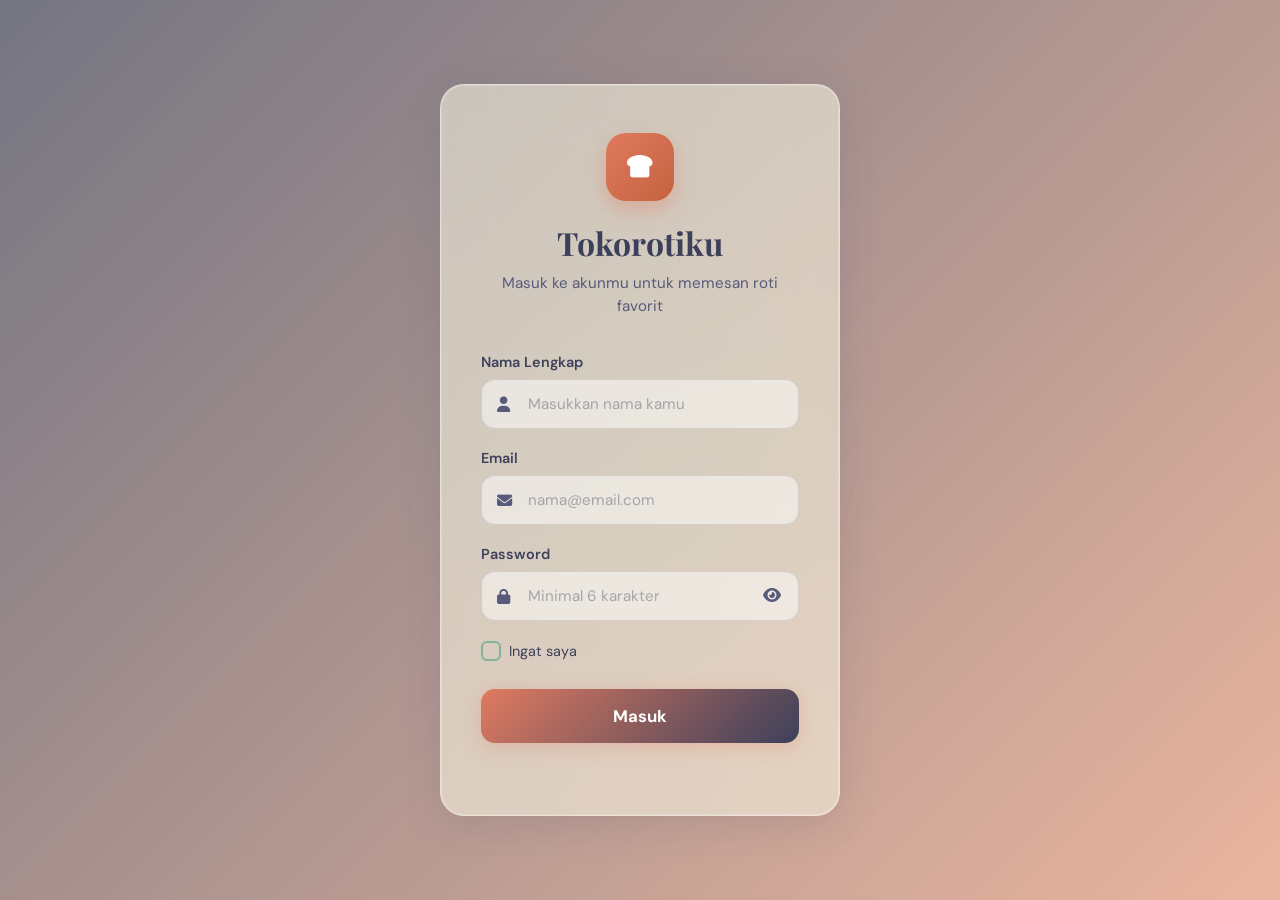
<file: login.html>
<!DOCTYPE html>
<html lang="id">
<head>
    <meta charset="UTF-8">
    <meta name="viewport" content="width=device-width, initial-scale=1.0">
    <title>Masuk - Tokorotiku</title>
    <link rel="preconnect" href="https://fonts.googleapis.com">
    <link rel="preconnect" href="https://fonts.gstatic.com" crossorigin>
    <link href="https://fonts.googleapis.com/css2?family=DM+Sans:wght@400;500;700&family=Playfair+Display:wght@400;600;700&display=swap" rel="stylesheet">
    <link href="https://cdnjs.cloudflare.com/ajax/libs/font-awesome/6.4.0/css/all.min.css" rel="stylesheet">
    <link rel="stylesheet" href="login.css">
</head>
<body>

    <div class="bg-image"></div>
    <div class="bg-overlay"></div>
    <div class="bg-glow"></div>

    <div class="toast-container" id="toastContainer"></div>

    <div class="login-wrapper" id="loginWrapper">
        <div class="login-card">
            <div class="login-header">
                <div class="login-icon"><i class="fas fa-bread-slice"></i></div>
                <h2 class="login-title">Tokorotiku</h2>
                <p class="login-subtitle">Masuk ke akunmu untuk memesan roti favorit</p>
            </div>

            <form class="login-form" id="loginForm" novalidate>
                <div class="form-group">
                    <label for="nama">Nama Lengkap</label>
                    <div class="input-wrapper">
                        <i class="fas fa-user input-icon"></i>
                        <input type="text" id="nama" class="form-input" placeholder="Masukkan nama kamu" autocomplete="name">
                    </div>
                    <div class="error-message" id="namaError"><i class="fas fa-exclamation-circle"></i> <span></span></div>
                </div>

                <div class="form-group">
                    <label for="email">Email</label>
                    <div class="input-wrapper">
                        <i class="fas fa-envelope input-icon"></i>
                        <input type="email" id="email" class="form-input" placeholder="nama@email.com" autocomplete="email">
                    </div>
                    <div class="error-message" id="emailError"><i class="fas fa-exclamation-circle"></i> <span></span></div>
                </div>

                <div class="form-group">
                    <label for="password">Password</label>
                    <div class="input-wrapper">
                        <i class="fas fa-lock input-icon"></i>
                        <input type="password" id="password" class="form-input" placeholder="Minimal 6 karakter" autocomplete="current-password">
                        <button type="button" class="toggle-password" id="togglePassword" aria-label="Tampilkan password">
                            <i class="fas fa-eye"></i>
                        </button>
                    </div>
                    <div class="error-message" id="passwordError"><i class="fas fa-exclamation-circle"></i> <span></span></div>
                </div>

                <div class="form-options">
                    <label class="custom-checkbox">
                        <input type="checkbox" id="rememberMe">
                        <span class="checkmark"></span>
                        Ingat saya
                    </label>
                </div>

                <button type="submit" class="btn-login" id="btnLogin">
                    <span class="btn-text">Masuk</span>
                    <div class="btn-spinner" id="btnSpinner"><div class="spinner"></div></div>
                </button>
            </form>
            
            <!-- Bagian Register Dihapus agar lebih clean dan elegan -->
        </div>
    </div>

    <script src="login.js"></script>
</body>
</html>
</file>
<file: login.css>
/* ============================
   TOKOROTIKU LOGIN STYLES
   Tema: Terracotta, Cream, Navy, Sage
   Style: Glassmorphism & Premium
   ============================ */
:root {
    --terracotta: #E07A5F;
    --terracotta-dark: #c4623f;
    --cream: #F4F1DE;
    --navy: #3D405B;
    --navy-light: #575a7a;
    --sage: #81B29A;
    --sage-light: #a3ccb8;
    --white-bakery: #FFFDF8;
    --shadow-soft: 0 4px 24px rgba(61, 64, 91, 0.10);
    --shadow-card: 0 8px 40px rgba(61, 64, 91, 0.15);
}

* {
    margin: 0;
    padding: 0;
    box-sizing: border-box;
}

body {
    font-family: 'DM Sans', sans-serif;
    background-color: var(--cream);
    color: var(--navy);
    min-height: 100vh;
    display: flex;
    align-items: center;
    justify-content: center;
    overflow: hidden;
    position: relative;
}

h1, h2, h3, h4, h5 {
    font-family: 'Playfair Display', serif;
}

/* ---- BACKGROUND EFFECTS ---- */
.bg-image {
    position: fixed;
    inset: 0;
    z-index: 0;
    /* Menggunakan gambar roti aesthetic dari repo */
    background: url('https://raw.githubusercontent.com/delilaqnshrh-creator/toko-rotiku/main/1b4753a8-cf59-482a-8ce5-8113440c656e.jpeg') center/cover no-repeat;
    filter: blur(10px) brightness(0.5);
    transform: scale(1.1);
}

.bg-overlay {
    position: fixed;
    inset: 0;
    z-index: 1;
    background: linear-gradient(135deg, rgba(61, 64, 91, 0.7), rgba(224, 122, 95, 0.5));
}

.bg-glow {
    position: fixed;
    top: 50%;
    left: 50%;
    transform: translate(-50%, -50%);
    width: 500px;
    height: 500px;
    background: radial-gradient(circle, rgba(129, 178, 154, 0.2) 0%, transparent 70%);
    border-radius: 50%;
    z-index: 2;
    animation: pulseGlow 4s ease-in-out infinite;
}

@keyframes pulseGlow {
    0%, 100% { transform: translate(-50%, -50%) scale(1); opacity: 0.5; }
    50% { transform: translate(-50%, -50%) scale(1.2); opacity: 0.9; }
}

/* ---- LOGIN WRAPPER & CARD (Glassmorphism) ---- */
.login-wrapper {
    position: relative;
    z-index: 10;
    width: 100%;
    max-width: 440px;
    padding: 20px;
    opacity: 0;
    transform: translateY(30px) scale(0.98);
    animation: fadeInUp 0.8s cubic-bezier(0.16, 1, 0.3, 1) forwards 0.3s;
}

@keyframes fadeInUp {
    to { opacity: 1; transform: translateY(0) scale(1); }
}

.login-card {
    /* Glassmorphism Effect */
    background: rgba(244, 241, 222, 0.6);
    backdrop-filter: blur(24px);
    -webkit-backdrop-filter: blur(24px);
    border-radius: 24px;
    border: 1px solid rgba(255, 255, 255, 0.4);
    padding: 48px 40px;
    box-shadow: var(--shadow-card), inset 0 0 0 1px rgba(255, 255, 255, 0.2);
    transition: transform 0.3s ease, box-shadow 0.3s ease;
}

.login-card:hover {
    transform: translateY(-4px);
    box-shadow: 0 16px 50px rgba(61, 64, 91, 0.2), inset 0 0 0 1px rgba(255, 255, 255, 0.3);
}

/* ---- HEADER ---- */
.login-header {
    text-align: center;
    margin-bottom: 36px;
}

.login-icon {
    width: 68px;
    height: 68px;
    background: linear-gradient(135deg, var(--terracotta), var(--terracotta-dark));
    border-radius: 20px;
    display: flex;
    align-items: center;
    justify-content: center;
    margin: 0 auto 20px;
    color: #FFFFFF;
    font-size: 1.6rem;
    box-shadow: 0 8px 20px rgba(224, 122, 95, 0.4);
    transition: transform 0.3s ease;
}

.login-icon:hover {
    transform: rotate(-10deg) scale(1.05);
}

.login-title {
    font-size: 2rem;
    font-weight: 700;
    color: var(--navy);
    margin-bottom: 8px;
}

.login-subtitle {
    font-size: 0.95rem;
    color: var(--navy-light);
    line-height: 1.5;
}

/* ---- FORM ---- */
.login-form { margin-bottom: 24px; }
.form-group { margin-bottom: 20px; }
.form-group label {
    display: block;
    font-weight: 600;
    font-size: 0.9rem;
    color: var(--navy);
    margin-bottom: 8px;
}

.input-wrapper {
    position: relative;
    display: flex;
    align-items: center;
}

.input-icon {
    position: absolute;
    left: 16px;
    color: var(--navy-light);
    font-size: 0.95rem;
    transition: color 0.3s ease;
    z-index: 2;
}

.form-input {
    width: 100%;
    padding: 14px 16px 14px 46px;
    background: rgba(255, 255, 255, 0.5);
    border: 1.5px solid rgba(61, 64, 91, 0.15);
    border-radius: 14px;
    font-family: 'DM Sans', sans-serif;
    font-size: 0.95rem;
    color: var(--navy);
    transition: all 0.3s ease;
    outline: none;
}

.form-input::placeholder { color: rgba(61, 64, 91, 0.4); }

.form-input:focus {
    background: rgba(255, 255, 255, 0.8);
    border-color: var(--sage);
    box-shadow: 0 0 0 4px rgba(129, 178, 154, 0.2); /* Glow Sage */
}

.input-wrapper:focus-within .input-icon {
    color: var(--sage);
}

.toggle-password {
    position: absolute;
    right: 14px;
    background: none;
    border: none;
    color: var(--navy-light);
    cursor: pointer;
    font-size: 1rem;
    padding: 4px;
    transition: color 0.2s ease;
    z-index: 2;
}

.toggle-password:hover { color: var(--terracotta); }

/* ---- ERROR MESSAGE ---- */
.error-message {
    font-size: 0.82rem;
    color: #D32F2F;
    margin-top: 6px;
    display: none;
    align-items: center;
    gap: 4px;
    animation: shakeError 0.4s ease;
}

.error-message.show { display: flex; }

@keyframes shakeError {
    0%, 100% { transform: translateX(0); }
    25% { transform: translateX(-5px); }
    75% { transform: translateX(5px); }
}

.form-input.error {
    border-color: #D32F2F;
    box-shadow: 0 0 0 3px rgba(211, 47, 47, 0.1);
}

/* ---- OPTIONS & CHECKBOX ---- */
.form-options {
    display: flex;
    justify-content: space-between;
    align-items: center;
    margin-bottom: 28px;
}

.custom-checkbox {
    display: flex;
    align-items: center;
    gap: 8px;
    font-size: 0.9rem;
    color: var(--navy);
    cursor: pointer;
    user-select: none;
}

.custom-checkbox input { display: none; }

.checkmark {
    width: 20px; height: 20px;
    border: 2px solid var(--sage);
    border-radius: 6px;
    display: flex; align-items: center; justify-content: center;
    transition: all 0.2s ease;
}

.custom-checkbox input:checked ~ .checkmark {
    background: var(--sage);
    border-color: var(--sage);
}

.custom-checkbox input:checked ~ .checkmark::after {
    content: '✓'; color: #FFFFFF; font-size: 0.7rem; font-weight: 700;
}

/* ---- LOGIN BUTTON ---- */
.btn-login {
    width: 100%;
    padding: 16px;
    border: none;
    border-radius: 14px;
    background: linear-gradient(135deg, var(--terracotta), var(--navy));
    color: #FFFFFF;
    font-family: 'DM Sans', sans-serif;
    font-weight: 700;
    font-size: 1.05rem;
    cursor: pointer;
    transition: all 0.4s ease;
    box-shadow: 0 4px 20px rgba(224, 122, 95, 0.3);
    position: relative;
    display: flex; align-items: center; justify-content: center;
}

.btn-login:hover {
    transform: translateY(-3px);
    box-shadow: 0 8px 30px rgba(224, 122, 95, 0.5);
    background-size: 110% 110%;
}

.btn-login:active { transform: translateY(-1px); }

.btn-login.loading .btn-text { opacity: 0; width: 0; overflow: hidden; }
.btn-spinner { display: none; }
.btn-login.loading .btn-spinner { display: flex; }

.spinner {
    width: 22px; height: 22px;
    border: 3px solid rgba(255, 255, 255, 0.3);
    border-top-color: #FFFFFF;
    border-radius: 50%;
    animation: spin 0.7s linear infinite;
}

@keyframes spin { to { transform: rotate(360deg); } }

/* ---- FOOTER ---- */
.login-footer {
    text-align: center;
    padding-top: 20px;
    border-top: 1px solid rgba(61, 64, 91, 0.1);
}

.login-footer p { font-size: 0.9rem; color: var(--navy-light); }

.register-link {
    color: var(--terracotta);
    font-weight: 700;
    text-decoration: none;
    transition: color 0.2s ease;
}

.register-link:hover { color: var(--terracotta-dark); text-decoration: underline; }

/* ---- TOAST NOTIFICATION ---- */
.toast-container {
    position: fixed; top: 24px; right: 24px; z-index: 9999;
    display: flex; flex-direction: column; gap: 12px;
}

.toast-item {
    display: flex; align-items: center; gap: 12px;
    padding: 16px 24px; border-radius: 14px;
    font-size: 0.9rem; font-weight: 500;
    box-shadow: 0 8px 30px rgba(0,0,0,0.15);
    animation: toastIn 0.4s ease; max-width: 360px;
    backdrop-filter: blur(10px);
}

.toast-item.success { background: rgba(255,255,255,0.95); color: #2E7D32; border: 1px solid rgba(46,125,50,0.2); }
.toast-item.error { background: rgba(255,255,255,0.95); color: #C62828; border: 1px solid rgba(198,40,40,0.2); }
.toast-item.info { background: rgba(255,255,255,0.95); color: var(--navy); border: 1px solid rgba(61,64,91,0.2); }
.toast-item i { font-size: 1.2rem; }
.toast-item.removing { animation: toastOut 0.3s ease forwards; }

@keyframes toastIn { from { opacity: 0; transform: translateX(50px); } to { opacity: 1; transform: translateX(0); } }
@keyframes toastOut { from { opacity: 1; transform: translateX(0); } to { opacity: 0; transform: translateX(50px); } }

/* ---- RESPONSIVE ---- */
@media (max-width: 480px) {
    .login-card { padding: 36px 24px; border-radius: 20px; }
    .login-title { font-size: 1.7rem; }
    .toast-container { top: 12px; right: 12px; left: 12px; }
    .toast-item { max-width: 100%; }
}
</file>
